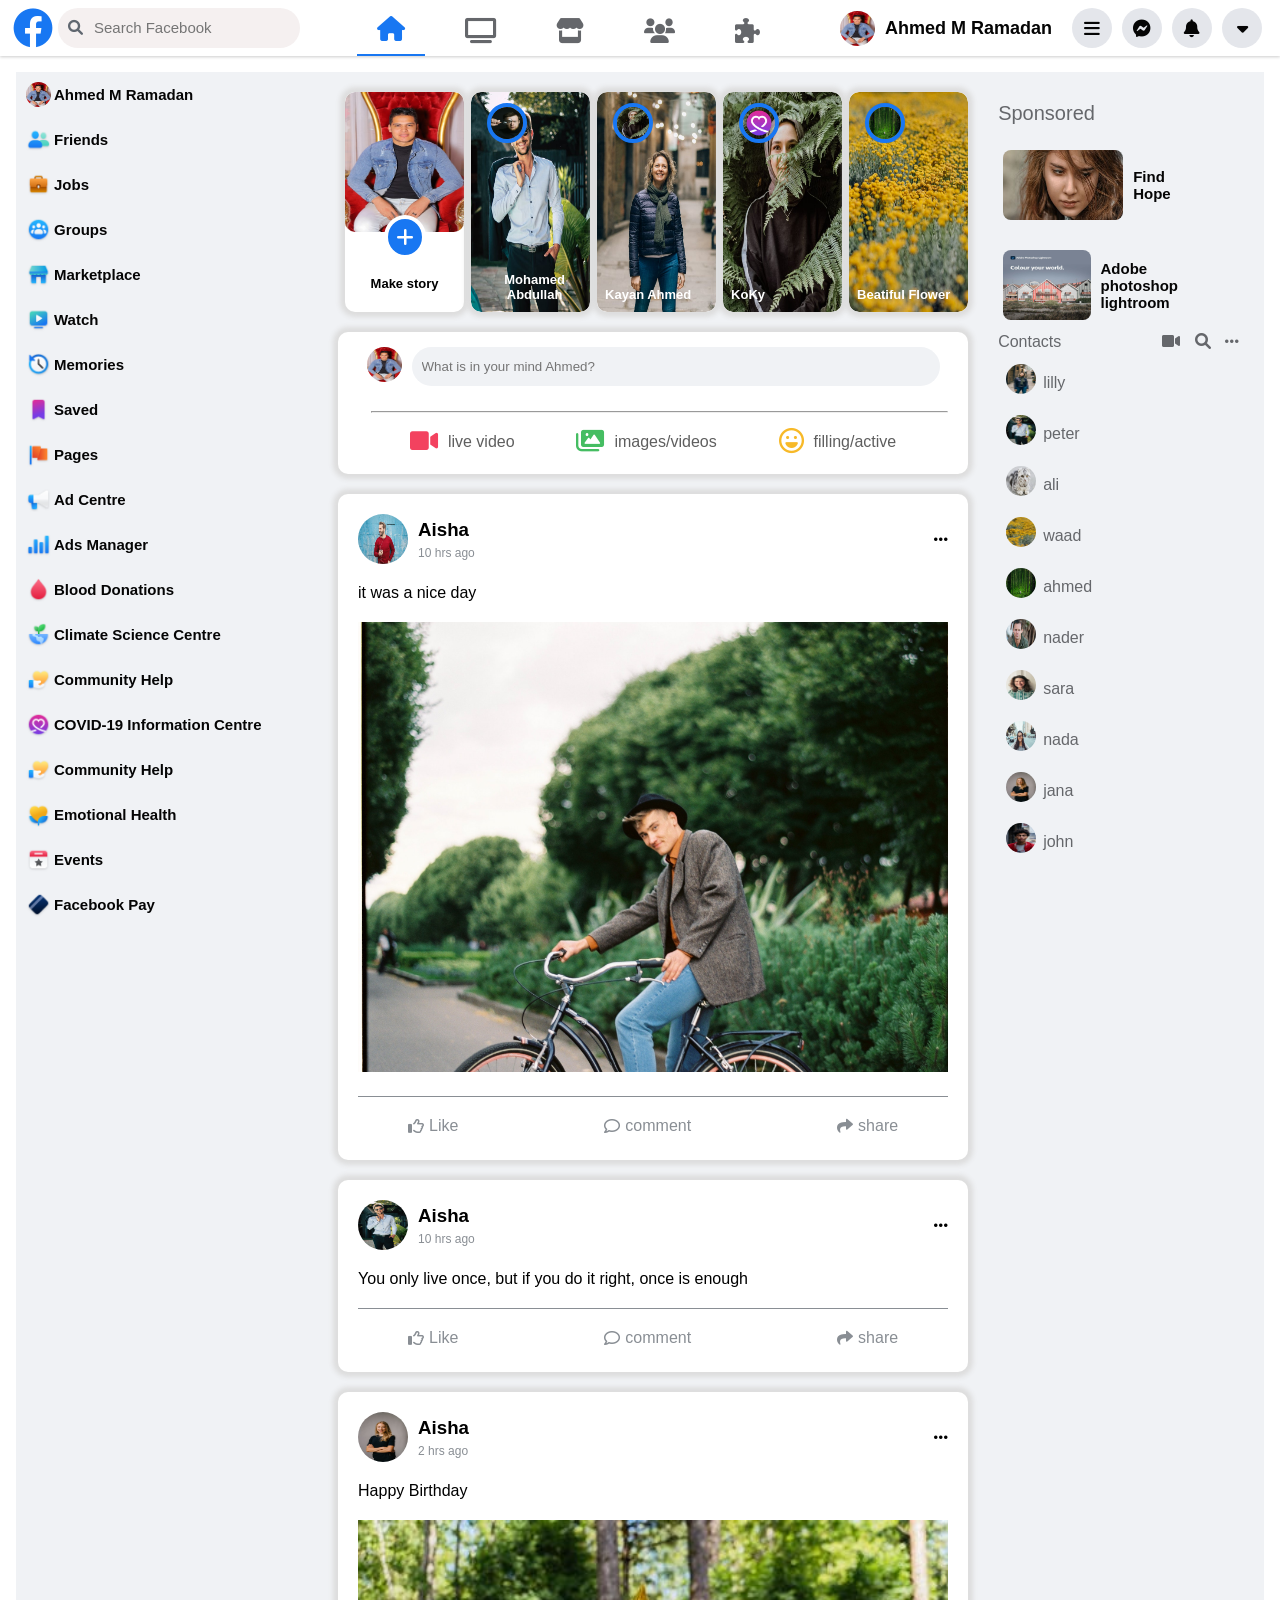
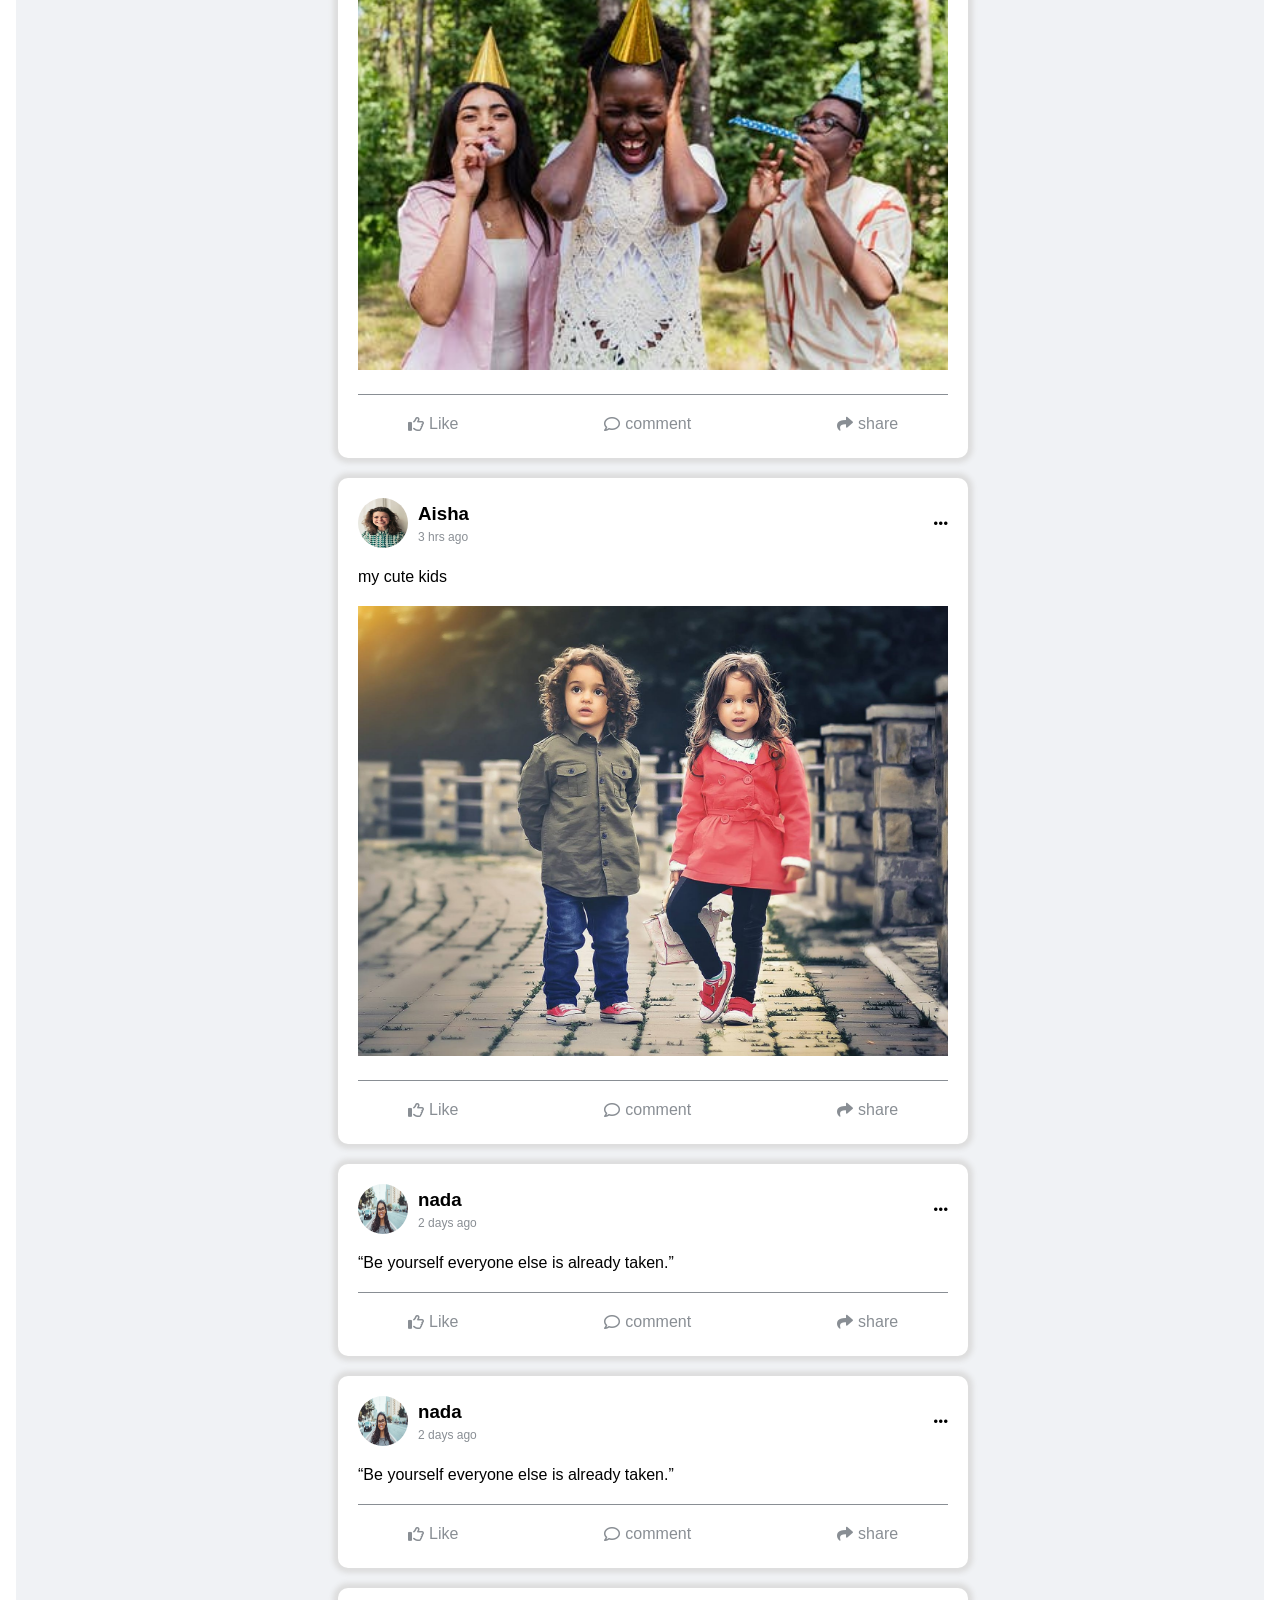
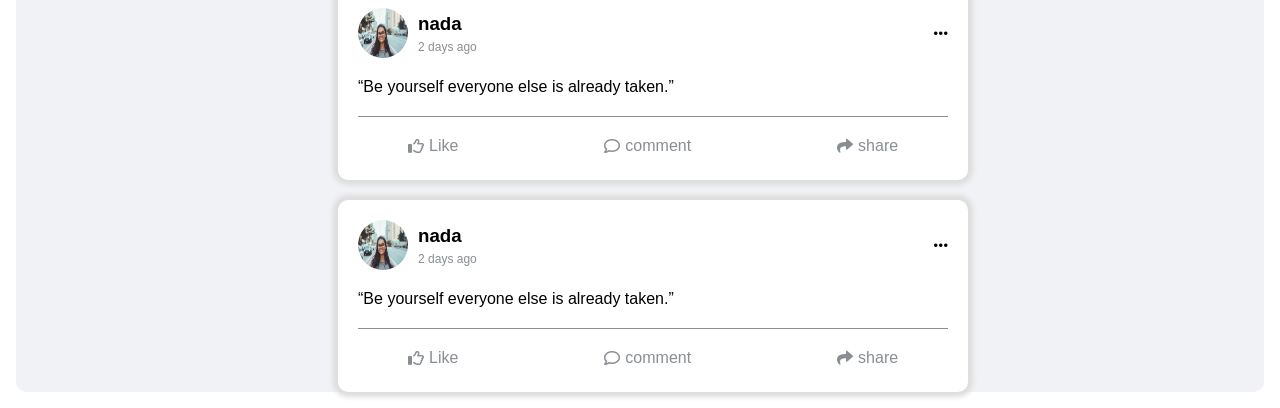
<file: index.html>
<!DOCTYPE html>
<html lang="en">
<head>
    <meta charset="UTF-8">
    <meta http-equiv="X-UA-Compatible" content="IE=edge">
    <meta name="viewport" content="width=device-width, initial-scale=1.0">
    <title>Facebook</title>
    <link rel="stylesheet" href="https://cdnjs.cloudflare.com/ajax/libs/font-awesome/6.0.0-beta2/css/all.min.css"
    integrity="sha512-YWzhKL2whUzgiheMoBFwW8CKV4qpHQAEuvilg9FAn5VJUDwKZZxkJNuGM4XkWuk94WCrrwslk8yWNGmY1EduTA=="
    crossorigin="anonymous" referrerpolicy="no-referrer" />

    <link rel="shortcut icon" href="images/facebook.png" >


    <link rel="stylesheet" href="style.css">
</head>
<body>

    <div id="mySidenav" class="sidenav">
        <a href="javascript:void(0)" class="closebtn" onclick="closeNav()">&times;</a>
        <a href="#">About</a>
        <a href="#">Services</a>
        <a href="#">Clients</a>
        <a href="#">Contact</a>
      </div>



    <nav>
        <div class="nav-left" >
            <i class="fab fa-facebook"></i>

            <div class="search">
                <input type="text" placeholder="Search Facebook">
                <i class="fas fa-search"></i>    
            </div>

        </div>

        <div class="nav-middle">
            <a href="#" class="active">
                <i class="fa fa-home"></i>
            </a>

            <a href="#">
                <i class="fas fa-tv"></i>
            </a>

            <a href="#">
                <i class="fas fa-store"></i>
            </a>

            <a href="#">
                <i class="fa fa-users"></i>
            </a>
            <a href="">
                <i class="fas fa-puzzle-piece"></i>
            </a>
        </div>

        <div class="nav-right">
            <div class="profile">
                <img src="images/me.jpeg" alt="user">
                <p>Ahmed M Ramadan</p>
            </div>
            <div class="ico">
            <a href="#">
                <i class="fas fa-bars" id="mySidebars" onclick="openNav()"></i>
            </a>
            <a href="#">
                <i class="fab fa-facebook-messenger"></i>
            </a>
            <a href="#">
                <i class="fa fa-bell"></i>
            </a>
            <a href="#">
                <i class="fas fa-caret-down"></i>
            </a>
        </div>
        </div>
    </nav>

    <div id="main" class="main">

    <section class="sec_All">
        <div class="left_side">
            <ul>
                <li class="me">
                    <img class="userImg" src="images/me.jpeg" alt="user">
                    <p>Ahmed M Ramadan</p>
                </li>
                
                <li>
                    <img src="images/-XF4FQcre_i.png" alt="Friends">
                    <p>Friends</p>
                </li>
                <li>
                    <img src="images/EWFR9xI64Mg.png" alt="Jobs">
                    <p>Jobs</p>
                </li>
                <li>
                    <img src="images/mk4dH3FK0jT.png" alt="Groups">
                    <p>Groups</p>
                </li>
                <li>
                    <img src="images/9BDqQflVfXI.png" alt="MarketPlace">
                    <p>Marketplace</p>
                </li>
                <li>
                    <img src="images/A1HlI2LVo58.png" alt="">
                    <p>Watch</p>
                </li>
                <li>
                    <img src="images/AYj2837MmgX.png" alt="user">
                    <p>Memories</p>
                </li>
                <li>
                    <img src="images/2uPlV4oORjU.png" alt="user">
                    <p>Saved</p>
                </li>
                <li>
                    <img src="images/i7hepQ2OeZg.png" alt="user">
                    <p>Pages</p>
                </li>
                <li>
                    <img src="images/_JPdPzLmp9j.png" alt="user">
                    <p>Ad Centre</p>
                </li>
                <li>
                    <img src="images/qR88GIDM38e.png" alt="user">
                    <p>Ads Manager</p>
                </li>
                <li>
                    <img src="images/K4SvMBrrneO.png" alt="user">
                    <p>Blood Donations</p>
                </li>
                <li>
                    <img src="images/tKwWVioirmj.png" alt="user">
                    <p>Climate Science Centre</p>
                </li>
                <li>
                    <img src="images/WreZVYrGEZH.png" alt="user">
                    <p>Community Help</p>
                </li>
                <li>
                    <img src="images/tInzwsw2pVX.png" alt="user">
                    <p>COVID-19 Information Centre</p>
                </li>

                <li>
                    <img src="images/WreZVYrGEZH.png" alt="user">
                    <p>Community Help</p>
                </li>
                <li>
                    <img src="images/c.png" alt="user">
                    <p>Emotional Health</p>
                </li>
                <li>
                    <img src="images/9-o1e6LN_TX.png" alt="user">
                    <p>Events</p>
                </li>
                <li>
                    <img src="images/xH4w-lk44we.png" alt="user">
                    <p>Facebook Pay</p>
                </li>
            </ul>
        </div>

        <div class="middle">
            <div class="container">
                <div class="firstleft  ">
                    <img class="firstimg" src="images/me.jpeg" alt="first">
                    <a href="#"><i class="fa-solid fa-plus icons"></i></a>
                    <p>Make story</p>
                </div>
                <div class="firstleft second2">
                    <a href="#"><img class="small" src="images/pexels-photo-9889915.jpeg" alt="second"></a>
                    <img class="firstimg second" src="images/beaty.jpeg" alt="second">
                    <p>Mohamed Abdullah</p>
                </div>

                <div class="firstleft second2">
                    <a href="#"><img class="small" src="images/pexels-photo-8120091.jpeg" alt="third"> </a>
                    <a href="#"><img class="firstimg second" src="images/pexels-photo-4939461.jpeg" alt="first"> </a>
                    <p>Kayan Ahmed</p>
                </div>
                <div class="firstleft second2 none1">
                    <a href="#"><img class="small" src="images/tInzwsw2pVX.png" alt="fourth"> </a>
                    <img class="firstimg second" src="images/pexels-photo-8120091.jpeg" alt="first">
                    <p>KoKy</p>
                </div>
                <div class="firstleft second2 none2">
                    <a href="#"><img class="small" src="images/pexels-photo.jpg" alt=""> </a>
                    <img class="firstimg second" src="images/pexels-photo-4691417.jpeg" alt="first">
                    <p>Beatiful Flower</p>
                </div>
            </div>



            <div class="mind">

                <div class="mind2">
                    <a href="#"> <img class="inmind" src="images/me.jpeg" alt="hob"></a>
                    <input type="text" placeholder="What is in your mind Ahmed?">
                </div>

                <hr>


                <div class="under">
                    <div class="firstu">
                        <a href="#"><i class="fas fa-video"></i></a>
                        <a href="#" class="caption">live video</a>
                    </div>
                    <div class="firstu">
                        <a href="#"><i class="fas fa-images"></i></a>
                        <a href="#" class="caption">images/videos</a>
                    </div>
                    <div class="firstu">
                        <a href="#"><i class="far fa-laugh"></i></a>
                        <a href="#" class="caption">filling/active</a>
                    </div>
                </div>



            </div>



            <div class="Fpost">
                <div class="postDetails">


                    <div class="postDetail">
                        <img src="images/pexels-photo-846741.jpeg" alt="">

                        <div>
                            <h3>Aisha</h3>
                            <p>10 hrs ago</p>
                        </div>

                    </div>

                    <i class="fas fa-ellipsis-h"></i>


                </div>


                <div class="thepost">
                    <p>it was a nice day</p>
                    <img src="images/pexels-yaroslava-borz-10013081.jpg" alt="">
                </div>




                <div class="reacts">
                    <div>
                        <i class="far fa-thumbs-up"></i>

                        <p>Like</p>
                    </div>
                    <div>
                        <i class="far fa-comment"></i>

                        <p>comment</p>
                    </div>
                    <div>
                        <i class="fas fa-share"></i>


                        <p>share</p>
                    </div>

                </div>













            </div>


            
            <div class="Fpost">
                <div class="postDetails">
                    <div class="postDetail">
                        <img src="images/pexels-photo-1043474.jpeg" alt="">
                        <div>
                            <h3>Aisha </h3>
                            <p>10 hrs ago</p>
                        </div>
                    </div>
                    <i class="fas fa-ellipsis-h"></i>
                </div>
                <div class="thepost">
                    <p>You only live once, but if you do it right, once is enough</p>
                </div>
                <div class="reacts">
                    <div>
                        <i class="far fa-thumbs-up"></i>

                        <p>Like</p>
                    </div>
                    <div>
                        <i class="far fa-comment"></i>

                        <p>comment</p>
                    </div>
                    <div>
                        <i class="fas fa-share"></i>


                        <p>share</p>
                    </div>

                </div>
            </div>



            <div class="Fpost">
                <div class="postDetails">
                    <div class="postDetail">
                        <img src="images/pexels-photo-1024311.jpeg" alt="">
                        <div>
                            <h3>Aisha </h3>
                            <p>2 hrs ago</p>
                        </div>
                    </div>
                    <i class="fas fa-ellipsis-h"></i>
                </div>
                <div class="thepost">
                    <p>Happy Birthday</p>
                    <img width="100px" src="images/pexels-photo-8910400.jpeg" alt="">
                </div>
                <div class="reacts">
                    <div>
                        <i class="far fa-thumbs-up"></i>

                        <p>Like</p>
                    </div>
                    <div>
                        <i class="far fa-comment"></i>

                        <p>comment</p>
                    </div>
                    <div>
                        <i class="fas fa-share"></i>


                        <p>share</p>
                    </div>

                </div>


            </div>
            <div class="Fpost">
                <div class="postDetails">
                    <div class="postDetail">
                        <img src="images/pexels-photo-774909.jpeg" alt="">
                        <div>
                            <h3>Aisha </h3>
                            <p>3 hrs ago</p>
                        </div>
                    </div>
                    <i class="fas fa-ellipsis-h"></i>
                </div>
                <div class="thepost">
                    <p>my cute kids</p>
                    <img width="100px" src="images/child-childrens-baby-children-s.jpg" alt="">
                </div>
                <div class="reacts">
                    <div>
                        <i class="far fa-thumbs-up"></i>

                        <p>Like</p>
                    </div>
                    <div>
                        <i class="far fa-comment"></i>

                        <p>comment</p>
                    </div>
                    <div>
                        <i class="fas fa-share"></i>


                        <p>share</p>
                    </div>

                </div>


            </div>
            <div class="Fpost">
                <div class="postDetails">
                    <div class="postDetail">
                        <img src="images/pexels-photo-1239291.jpeg" alt="">
                        <div>
                            <h3>nada </h3>
                            <p>2 days ago</p>
                        </div>
                    </div>
                    <i class="fas fa-ellipsis-h"></i>
                </div>
                <div class="thepost">
                    <p>“Be yourself everyone else is already taken.”</p>
                </div>
                <div class="reacts">
                    <div>
                        <i class="far fa-thumbs-up"></i>

                        <p>Like</p>
                    </div>
                    <div>
                        <i class="far fa-comment"></i>

                        <p>comment</p>
                    </div>
                    <div>
                        <i class="fas fa-share"></i>


                        <p>share</p>
                    </div>

                </div>
            </div>

            <div class="Fpost">
                <div class="postDetails">
                    <div class="postDetail">
                        <img src="images/pexels-photo-1239291.jpeg" alt="">
                        <div>
                            <h3>nada </h3>
                            <p>2 days ago</p>
                        </div>
                    </div>
                    <i class="fas fa-ellipsis-h"></i>
                </div>
                <div class="thepost">
                    <p>“Be yourself everyone else is already taken.”</p>
                </div>
                <div class="reacts">
                    <div>
                        <i class="far fa-thumbs-up"></i>

                        <p>Like</p>
                    </div>
                    <div>
                        <i class="far fa-comment"></i>

                        <p>comment</p>
                    </div>
                    <div>
                        <i class="fas fa-share"></i>


                        <p>share</p>
                    </div>

                </div>
            </div>

            <div class="Fpost">
                <div class="postDetails">
                    <div class="postDetail">
                        <img src="images/pexels-photo-1239291.jpeg" alt="">
                        <div>
                            <h3>nada </h3>
                            <p>2 days ago</p>
                        </div>
                    </div>
                    <i class="fas fa-ellipsis-h"></i>
                </div>
                <div class="thepost">
                    <p>“Be yourself everyone else is already taken.”</p>
                </div>
                <div class="reacts">
                    <div>
                        <i class="far fa-thumbs-up"></i>

                        <p>Like</p>
                    </div>
                    <div>
                        <i class="far fa-comment"></i>

                        <p>comment</p>
                    </div>
                    <div>
                        <i class="fas fa-share"></i>


                        <p>share</p>
                    </div>

                </div>
            </div>

            <div class="Fpost">
                <div class="postDetails">
                    <div class="postDetail">
                        <img src="images/pexels-photo-1239291.jpeg" alt="">
                        <div>
                            <h3>nada </h3>
                            <p>2 days ago</p>
                        </div>
                    </div>
                    <i class="fas fa-ellipsis-h"></i>
                </div>
                <div class="thepost">
                    <p>“Be yourself everyone else is already taken.”</p>
                </div>
                <div class="reacts">
                    <div>
                        <i class="far fa-thumbs-up"></i>

                        <p>Like</p>
                    </div>
                    <div>
                        <i class="far fa-comment"></i>

                        <p>comment</p>
                    </div>
                    <div>
                        <i class="fas fa-share"></i>


                        <p>share</p>
                    </div>

                </div>
            </div>






        </div>

        <div class="right_side">
            <div class="sponsored">
                <p>Sponsored</p>
                <div>
                    <img src="images/251050403_6248445298689_4362938409879778268_n.jpg" alt="">
                    <h3>Find Hope</h3>
                </div>
                <div>
                    <img src="images/236592212_23848122439070201_4651578862776998849_n.jpg" alt="">
                    <h3>Adobe photoshop <br>lightroom</h3>
                </div>
            </div>


            <div class="contacts">

                <div class="contact_icons">
                    <p>Contacts</p>

                    <div>
                        <i class="fas fa-video"></i>
                        <i class="fas fa-search"></i>
                        <i class="fas fa-ellipsis-h"></i>
                    </div>
                </div>


                
                <ul>
                    <li>
                        <img src="images/pexels-photo-4939461.jpeg" alt="">
                        <p>lilly </p>

                    </li>
                    <li>
                        <img src="images/pexels-photo-1043474.jpeg" alt="">
                        <p>peter</p>
                    </li>
                    <li>
                        <img src="images/pexels-photo-156934.jpeg" alt="">
                        <p>ali</p>
                    </li>
                    <li>
                        <img src="images/pexels-photo-4691417.jpeg" alt="">
                        <p>waad</p>
                    </li>
                    <li>
                        <img src="images/pexels-photo.jpg" alt="">
                        <p>ahmed</p>
                    </li>
                    <li>
                        <img src="images/pexels-photo-1300402.jpeg" alt="">
                        <p>nader</p>
                    </li>
                    <li>
                        <img src="images/pexels-photo-774909.jpeg" alt="">
                        <p>sara</p>
                    </li>
                    <li>
                        <img src="images/pexels-photo-1239291.jpeg" alt="">
                        <p>nada</p>
                    </li>
                    <li>
                        <img src="images/pexels-photo-1024311.jpeg" alt="">
                        <p>jana</p>
                    </li>
                    <li>
                        <img src="images/pexels-photo-1681010.jpeg" alt="">
                        <p>john</p>
                    </li>
                </ul>



            </div>




        </div>
    </section>

</div>






    <script src="main.js"></script>
</body>
</html>
</file>
<file: style.css>
*{
    margin:0;
    padding:0;
    box-sizing: border-box;
    font-family: sans-serif;
}
.body{
    width: 100%;
    height: 100vh;
    display: flex;
    justify-content: center;
    align-items: center;
    background-color: #f1f1f1;
}
.body .login .fandl,.date1,.allradio{
    display: flex;
    justify-content: space-around;
    width: 100%;
    padding: 5px;
}
.body .login .fandl input{
    width: 207px;
    height: 35px;
    margin: 8px 8px;
    padding: 12px;
    border-radius: 5px;
    -webkit-border-radius: 5px;
    -moz-border-radius: 5px;
    -ms-border-radius: 5px;
    -o-border-radius: 5px;
    border: 1px solid #65676b5c;
}
.body .login .put{
    width: 430px;
    height: 35px;
    margin: 8px 8px;
    padding: 12px;
    border-radius: 5px;
    -webkit-border-radius: 5px;
    -moz-border-radius: 5px;
    -ms-border-radius: 5px;
    -o-border-radius: 5px;
    border: 1px solid #65676b5c;
}
.body .login .da{
    
    display: flex;
    margin-left: 13px;
    margin-top: 8px;
}
.body .login .date1 select{
    width: 130px;
    height: 35px;
    margin: 8px 8px;
    padding: 10px;
    border-radius: 5px;
    -webkit-border-radius: 5px;
    -moz-border-radius: 5px;
    -ms-border-radius: 5px;
    -o-border-radius: 5px;
    border: 1px solid #65676b5c;
}
.body .login hr{
    color: #65676b5c;
}
.body .login .allradio .radio{
    width: 130px;
    height: 35px;
    margin: 8px 8px;
    padding: 10px;
    border-radius: 5px;
    -webkit-border-radius: 5px;
    -moz-border-radius: 5px;
    -ms-border-radius: 5px;
    -o-border-radius: 5px;
    border: 1px solid #65676b5c;
}
.body .login .not{
    padding: 12px;

}
.body .login .not h4{
    font-size: large;
    font-weight: 700;
}
.body .login .not p{
    font-size: small;
    font-weight: 400;
    color: rgb(119, 119, 119);
    margin-top: 10px;
}
.body .login .tap{
    text-align: start;
    font-size: 10.5px;
    padding: 10px;
    color: rgb(119, 119, 119);
}
.body .login .tap span{
    color: rgb(56, 125, 195);
    cursor: pointer;
}
.body .login fieldset .ero{
    
    text-align: start;
    font-size: 12px;
    border-radius: 5px;
    -webkit-border-radius: 5px;
    -moz-border-radius: 5px;
    -ms-border-radius: 5px;
    -o-border-radius: 5px;
    padding-left: 10px;
    width: 95%;
    margin: auto;
    color: rgba(184, 7, 7, 0.61);
}
.body .login fieldset{
    border-radius: 8px;
    border: none;
    box-shadow: 0px 1px 9px #ccc;
    background-color: white;
}
.body .login{
    width: 30%;
    
}
.body .login fieldset{
    width: 100%;
    height: 580px;
}
.body .login .new{
    width: 65%;
    height: 40px;
    border-radius: 8px;
    margin: 20px;
    border: none;
    background-color: #45bd62;
    color: #f1f1f1;
    font-size: 20px;
}
.body .login .new:hover{
    background-color: rgb(54, 164, 32);
    cursor: pointer;
}

.allform{
    display: flex;
    justify-content: center;
    align-items: center;
    height: 100vh;
    width: 100%;
    background-color: #f1f1f1;

}
.text{
    margin: 50px;
    font-size: 16px;
    display: flex;
    justify-content: flex-end;
    flex-direction: column;
    width: 30%;
}
.text h2{
    font-size: 55px;
    color: #1877F2;
    font-weight: bold;

}
.text p{
    font-size: 29px;
}
.form{
    height: 47%;
    width: 25%;
    text-align: center;
    border-radius: 8px;
}
.form fieldset{
    border-radius: 8px;
    border: none;
    box-shadow: 0px 1px 9px #ccc;
    background-color: white;
}
.form input{
    width: 92%;
    height: 50px;
    margin-bottom:15px ;
    border-radius: 8px;
    
    -webkit-border-radius: 8px;
    -moz-border-radius: 8px;
    -ms-border-radius: 8px;
    -o-border-radius: 8px;
    border: 1px solid #65676b5c;
    padding-left: 10px;
}
.form div{
    width: 94%;
    border-bottom: 1px solid #65676b5c;
    margin: auto;
    height: 40px;
}
.form div a{
    text-decoration: none;
    color: #1877F2;
}
.form .log{
    background-color: #1877f2;
    color: #f1f1f1;
    font-weight: 700;
    font-size: large;
    border: none;
}
.form .log:hover{
    background-color: rgb(22, 111, 229);
}

.form button{
    width: 55%;
    height: 50px;
    border-radius: 8px;
    margin: 25px;
    border: none;
    background-color: #45bd62;
    color: #f1f1f1;
    font-weight: bold;
    font-size: large;
}
.form button:hover{
    background-color: rgb(54, 164, 32);
}
/* ************************************************* */
/* *************************************************** */
.sidenav {
    height: 100%;
    width: 0;
    position: fixed;
    z-index: 1;
    top: 70px;
    right: 0;
    background-color: #111;
    overflow-x: hidden;
    transition: 0.5s;
    padding-top: 60px;
  }
  
  .sidenav a {
    padding: 8px 8px 8px 32px;
    text-decoration: none;
    font-size: 25px;
    color: #818181;
    display: block;
    transition: 0.3s;
   
  }
  
  .sidenav a:hover {
    color: #f1f1f1;
  }
  
  .sidenav .closebtn {
    position: absolute;
    top: 0;
    left: 8px;
    font-size: 36px;
    margin-right: 50px;
  }
  
  #main {
    transition: margin-left .5s;
    padding: 16px;
}



nav {
    display: flex;
    justify-content: space-between;
    background-color: white;
    height:56px;
    width:100%;
    box-shadow: 0px 1px 3px #ccc;
    padding: 8px 13px 0px 13px;
    position: sticky;
    top: 0;
    z-index: 3;
}

.nav-left {
    display: flex;
}

.nav-left .fa-facebook{
    color: #1877f2;
    font-size: 40px;
}

.search{
    position: relative;
}

.search .fa-search{
    color: #606770;
    position: absolute;
    font-size: 15px;
    left: 15px;
    top: 12px;
}

.search input  {
    border: none;
    margin-left: 5px;
    background-color: #f5f0f0;
    border-radius: 50px;
    padding:7px 16px 9px 36px;
    color: #606770;
    font-size: 15px;
    height: 40px;
}

.nav-left input:focus {
    outline: none;
}

/* nav middle */

.nav-middle{
    display: flex;
    align-items: flex-end;
}

.nav-middle a {
    text-decoration: none;
    color: #65676b;
    font-size: 25px;
    padding:10px 20px;
    margin:0px 10px;
    border-radius: 8px;
}

.nav-middle a:hover {
    background-color: rgba(0, 0, 0,0.05);

}


.nav-middle .active{
    color: #1877f2;
    border-radius: 0px;
    border-bottom: 2px solid #1877f2;
}
.nav-middle .active:hover {
    background-color: white;

}



.nav-right{
    display: flex;
    align-items: center;
    padding-bottom: 8px;

}

.nav-right .profile{
    display: flex;
    align-items: center;
    margin-right: 5px;
    padding: 2px 10px 2px 2px;
    border-radius: 8px;
}


.profile img {
    width: 35px;
    height: 35px;
    border-radius: 50%;
}

.nav-right .profile p{
    color:#050505 ; 
    font-size: 18px;
    font-weight: bold;
    margin-left: 10px;
}
.nav-right .ico{
    display: flex;
}

.nav-right  a {
    text-decoration: none;
    color: #050505;
    background-color: #e4e6eb;
    border-radius: 50%;
    font-size:18px;
    margin: 5px;
    display: flex;
    justify-content: center;
    align-items: center;
    width: 40px;
    height: 40px;
}


.sec_All {
    display: flex;
    justify-content: space-between;
    background-color: #f0f2f5;
    border-radius: 10px;
    -webkit-border-radius: 10px;
    -moz-border-radius: 10px;
    -ms-border-radius: 10px;
    -o-border-radius: 10px;
}

.left_side {
    background-color: #f0f2f5;
    height: 100vh;
    overflow: hidden;
    position: sticky;
    left: 0;
    top: 56px;
    width: 330px;
}


.left_side:hover {
    overflow: scroll;

}

.left_side li {
    display: flex;
    align-items: center;
    padding:10px 10px 10px;
    border-radius: 8px;
}
.left_side li:hover{
    background-color: rgba(0, 0, 0,0.05);
}
.left_side img{
    width:25px;
    height: 25px;
}

.left_side p{
    color:#050505; 
    font-size: 15px;
    font-weight: bold;
    margin-left: 3px;
}

.userImg{
    border-radius: 50%;
    
}

.right_side{
    background-color:#f0f2f5;
    height: 100vh;
    overflow-y: hidden;
    position: sticky;
    right: 0;
    top: 56px;
    padding:20px;
    width: 300px;
}
.right_side:hover {
    overflow-y: scroll;

}

.sponsored p{
    color: #65676b;
    font-size: 20px;
    margin-top: 10px;

}

.sponsored div {
    display: flex;
    align-items: center;
    margin-top: 20px;
    color: #050505;
    border-radius: 8px;
    padding: 5px 50px 5px 5px;
}

.sponsored img{
    border-radius: 8px;
    width: 120px;
    height: 70px;
}
.sponsored h3{
    margin-left: 10px;
    font-size: 15px;
}


.contact_icons {
    display: flex;
    justify-content: space-between;
    align-items: flex-end;
}

.contacts p{
    color: #65676b;
    font-size: 16px;
    margin-top: 8px;
}

.contact_icons i{
    color: #65676b;
    margin: 0px 5px;
}


.contacts li{
    margin-top: 5px;
    display: flex;
    align-items: center;
    padding: 8px;
    border-radius: 8px;
}


.contacts img{
    height: 30px;
    width: 30px;
    border-radius: 50%;
}

.contacts li p{
    margin-left: 7px;
}

.contacts li:hover{
    background-color: rgba(0, 0, 0,0.05);
}

.middle {
    padding: 0 10px;
    width: 55%;
   
}


.container
{
    display: flex;
    justify-content: space-between;
    margin-top: 20px;
}

.firstleft
{
    width: 100%;
    height: 220px;
    background-color: white;
    overflow:hidden;
    margin-left: 7px;
    border-radius: 10px;
    box-shadow: 0 0 5px 5px #ddd;
    position:relative;

}

.firstleft .icons
{
    font-size: 20px;
    color:white;
    position: absolute;
    top: 66%;
    left: 50%;
    transform: translate(-50%, -50%);
    background-color: #1877F2;
    padding:8px;
    border-radius: 50%;
    object-fit: cover;
    border:solid 4px  white;
}
.firstleft p
{
    font-weight: bold;
    text-align: center;
    margin-top: 40px;
    font-size: 13px;
    color:black;
}
.firstleft .firstimg
{
    width:100%;
    height:140px;
    border-radius: 10px;
    position: relative;
    /* transition:all ease-in-out 1s; */

}



.second2 
{
    position:relative;
}
.second2 .small
{
    position:absolute;
    top: 11px;
    left: 16px;
    width:40px;
    height:40px;
    border-radius: 50%;
    z-index: 2;
    border: solid 4px #1877F2;
}
.second2 .second
{
    height: 100%;
}


.second2 p
{
    color:white;
    position: absolute;
    bottom:10px;
    left:8px;
} 

.mind
{
    background:white;
    border-radius: 10px;
    box-shadow: 0 0 5px 5px #ddd;
    margin: 20px 0px;
    padding: 5px;
}

.mind2 {
    display: flex;
    justify-content: center;
    padding: 10px;
}

.mind .inmind
{
    border-radius: 50%;
    width:35px;
    height:35px;
    margin-right: 10px;
}

.mind hr
{
    margin-top: 15px;
    margin-left: 28px;
    width:93%;
    background-color:rgb(190, 189, 189);
}

.mind input {
    outline: none;
    width: 88%;
    border: none;
    border-radius: 50px;
    background:#f0f2f5;
    padding:10px;

}
.mind input:hover
{
    background-color: rgba(0, 0, 0,0.1);
}

.under {
    display: flex;
    justify-content: space-evenly;
    margin: 10px;
}


.fa-video{
    color: #f3425f;
}
.fa-images{
    color: #45bd62;
}
.fa-laugh{
    color: #f7b928;
}
.under i
{
    font-size:25px;
}

.under .firstu
{
    display:flex;
    padding: 5px;
}

.under .firstu:hover
{
    background-color: rgba(0, 0, 0,0.05);
    border-radius: 10px;
}

.under .firstu .caption
{
    margin:5px 0 0 10px;
    color:rgb(94 94 94);
    text-decoration: none;
}



.Fpost{
    background-color: white;
    padding:20px 20px 5px 20px;
    border-radius: 10px;
    box-shadow: 0 0 5px 5px #ddd;
    margin-top: 20px;
}

.postDetails {
    display: flex;
    justify-content: space-between;
    align-items: center;
}
.postDetail {
    display: flex;
    justify-content: space-between;
    align-items: center;
}

.postDetail img{
    width: 50px;
    height: 50px;
    border-radius: 50%;
    margin-right: 10px;
}

.postDetail  p{
    color: #898e94;
    font-size: 12px;
    margin-top: 5px;
}
.thepost p{
    margin: 20px 0px;
}

.thepost img{
    width: 100%;
    height: 450px;
    object-fit: cover;
}

.reacts{
    padding: 20px 50px 0;
    border-top: 1px solid #898e94;
    margin: 20px 0;
    display: flex;
    align-items: center;
    justify-content: space-between;
    color: #898e94;
    
}

.reacts i{
    color: #898e94;
    margin-right: 5px;
}

.reacts div{
    display: flex;
    align-items: center;
}


/* Styles for screens with width less than or equal to 320px */
@media only screen and (max-width: 320px) {
    .body{
        width: 100%;
        height: 70vh;
        background-color: #f1f1f1;
        
    }
    .body .login fieldset{
        border-radius: 8px;
        width: 100%;
        border: none;
        box-shadow: 0px 1px 9px #ccc;
        background-color: white;
    }
    .body .login{
        width: 90%;
        display: flex;
        margin: auto;
    }
    .body .login fieldset{
        margin: auto;
        height: 350px;
    }
    .body .login .fandl,.date1,.allradio{
        width: 100%;
    }
    .body .login .fandl input{
        width: 120px;
        height: 15px;
        margin: 3px 3px;
        padding: 8px;
        border-radius: 3px;
        -webkit-border-radius: 3px;
        -moz-border-radius: 3px;
        -ms-border-radius: 3px;
        -o-border-radius: 3px;
        border: 1px solid #65676b5c;
        font-size: 10px;
        
}
    .body .login .put{
        width: 250px;
        height: 15px;
        margin: 5px 3px;
        padding: 8px;
        border-radius: 3px;
        -webkit-border-radius: 3px;
        -moz-border-radius: 3px;
        -ms-border-radius: 3px;
        -o-border-radius: 3px;
        border: 1px solid #65676b5c;
        font-size: 10px;
    }
    .body .login .da{
        
        display: flex;
        margin-left: 9px;
        margin-top: 3px;
        font-size: 7px;
    }
    .body .login .date1 select{
        width: 75px;
        height: 20px;
        font-size: 10px;
        margin: 3px 3px;
        padding: 1px;
        border-radius: 3px;
        -webkit-border-radius: 3px;
        -moz-border-radius: 3px;
        -ms-border-radius: 3px;
        -o-border-radius: 3px;
        border: 1px solid #65676b5c;
        
        
    }
    .body .login hr{
        color: #65676b5c;
    }
    .body .login .allradio .radio{
        width: 70px;
        height: 10px;
        display: flex;
        align-items: center;
        justify-content: center;
        justify-content: space-between;
        border-radius: 3px;
        -webkit-border-radius: 3px;
        -moz-border-radius: 3px;
        -ms-border-radius: 3px;
        -o-border-radius: 3px;
        border: 1px solid #65676b5c;
    }
    .body .login .allradio .radio input{
        width: 15%;
        text-align: center;
        
    }
    .body .login .not{
        padding: 8px;
    
    }
    .body .login .not h4{
        font-size: small;
        font-weight: 700;
    }
    .body .login .not p{
        font-size: 10px;
        font-weight: 200;
        color: rgb(119, 119, 119);
        margin-top: 5px;
    }
    .body .login .tap{
        text-align: start;
        font-size: 7px;
        padding: 5px;
        color: rgb(119, 119, 119);
    }
    .body .login .tap span{
        color: rgb(56, 125, 195);
        cursor: pointer;
    }
    .body .login fieldset .ero{
        text-align: start;
        font-size: 7px;
        border-radius: 3px;
        -webkit-border-radius: 3px;
        -moz-border-radius: 3px;
        -ms-border-radius: 3px;
        -o-border-radius: 3px;
        padding-left: 5px;
        width: 100%;
        margin: auto;
        color: rgba(184, 7, 7, 0.61);
}
label{
    font-size: 10px;
    
}
 
    .body .login .new{
        width: 45%;
        height: 20px;
        border-radius: 3px;
        margin: 10px;
        padding: 5px;
        border: none;
        background-color: #45bd62;
        color: #f1f1f1;
        font-size: 8px;
        -webkit-border-radius: 3px;
        -moz-border-radius: 3px;
        -ms-border-radius: 3px;
        -o-border-radius: 3px;
}
    .body .login .new:hover{
        background-color: rgb(54, 164, 32);
        cursor: pointer;
    }
    /* ********************************************************* */
    /* ********************************************************* */
    .allform{
        flex-direction: column-reverse;
        display: flex;
        justify-content: center;
        
        align-items: center;
        height: 100vh;
        width: 100%;
        background-color: #f1f1f1;
    
    }
    .text{
        margin: 10px;
        font-size: 7px;
        display: flex;
        justify-content: center;
        align-items: center;
        flex-direction: column;
        width: 90%;
    }
    .text h2{
        font-size: 38px;
        color: #1877F2;
        font-weight: bold;
    
    }
    .text p{
        font-size: 18px;
    }
    .form{
        height: 40%;
        width: 90%;
        text-align: center;
        border-radius: 8px;
    }
    .form fieldset{
        border-radius: 8px;
        border: none;
        box-shadow: 0px 1px 9px #ccc;
        background-color: white;
    }
    .form input{
        width: 92%;
        height: 35px;
        margin-bottom:20px ;
        border-radius: 8px;
        
        -webkit-border-radius: 8px;
        -moz-border-radius: 8px;
        -ms-border-radius: 8px;
        -o-border-radius: 8px;
        border: 1px solid #65676b5c;
        padding-left: 10px;
    }
    .form div{
        width: 90%;
        border-bottom: 1px solid #65676b5c;
        margin: auto;
        height: 30px;
    }
    .form div a{
        text-decoration: none;
        color: #1877F2;
    }
    .form .log{
        background-color: #1877f2;
        color: #f1f1f1;
        font-weight: 600;
        font-size: large;
        border: none;
    }
    .form .log:hover{
        background-color: rgb(22, 111, 229);
    }
    
    .form button{
        width: 85%;
        height: 35px;
        border-radius: 8px;
        margin: 25px auto;
        border: none;
        background-color: #45bd62;
        color: #f1f1f1;
        font-weight: 600;
        font-size: large;
    }
    .form button:hover{
        background-color: rgb(54, 164, 32);
    }
    /* ************************************************* */
/* *************************************************** */
.sidenav {
    height: 100%;
    width: 0;
    position: fixed;
    z-index: 1;
    top: 70px;
    right: 0;
    background-color: #111;
    overflow-x: hidden;
    transition: 0.5s;
    padding-top: 60px;
  }
  
  .sidenav a {
    padding: 8px 8px 8px 32px;
    text-decoration: none;
    font-size: 25px;
    color: #818181;
    display: block;
    transition: 0.3s;
   
  }
  
  .sidenav a:hover {
    color: #f1f1f1;
  }
  
  .sidenav .closebtn {
    position: absolute;
    top: 0;
    left: 8px;
    font-size: 36px;
    margin-right: 50px;
  }
  
  #main {
    transition: margin-left .5s;
    padding: 16px;
}



nav {
    display: flex;
    justify-content: space-between;
    background-color: white;
    height:96px;
    width:100%;
    box-shadow: 0px 1px 3px #ccc;
    padding: 8px 13px 0px 13px;
    position: sticky;
    top: 0;
    z-index: 3;
    flex-direction: column-reverse;
}

.nav-left {
    display: none;
    width: 100%;
    margin-bottom: 10px;
    
}

.nav-left .fa-facebook{
    color: #1877f2;
    font-size: 23px;

}

.search{
    position: relative;
}

.search .fa-search{
    color: #606770;
    position: absolute;
    font-size: 9px;
    left: 20px;
    top: 8px;
}

.search input  {
    border: none;
    margin-left: 10px;
    background-color: #f5f0f0;
    border-radius: 50px;
    padding:7px 10px 9px 28px;
    color: #606770;
    font-size: 10px;
    height: 20px;
    width: 100%;
    
}

.nav-left input:focus {
    outline: none;
}

/* nav middle */

.nav-middle{
    display: flex;
    align-items: flex-start;
}

.nav-middle a {
    text-decoration: none;
    color: #65676b;
    font-size: 15px;
    padding:10px 5px;
    margin:6px ;
    border-radius: 8px;
    width: 100%;
    text-align: center;
}

.nav-middle a:hover {
    background-color: rgba(0, 0, 0,0.05);

}


.nav-middle .active{
    color: #1877f2;
    border-radius: 0px;
    border-bottom: 2px solid #1877f2;
}
.nav-middle .active:hover {
    background-color: white;

}



.nav-right{
    display: flex;
    align-items: center;
    padding-bottom: 5px;
    width: 100%;
    justify-content: space-between;

}

.nav-right .profile{
    display: flex;
    align-items: center;
    margin-right: 5px;
    padding: 2px 8px 2px 2px;
    border-radius: 8px;
}


.profile img {
    width: 25px;
    height: 25px;
    border-radius: 50%;
}

.nav-right .profile p{
    color:#050505 ; 
    font-size: 9px;
    font-weight: bold;
    margin-left: 5px;
}


.nav-right  a {
    text-decoration: none;
    color: #050505;
    background-color: #e4e6eb;
    border-radius: 50%;
    font-size:9px;
    margin: 5px;
    display: flex;
    justify-content: center;
    align-items: center;
    width: 20px;
    height: 20px;
}


.sec_All {
    display: flex;
    justify-content: space-between;
    background-color: #f0f2f5;

}

.left_side {
    display: none;
}


.userImg{
    border-radius: 50%;
    
}

.right_side{
display: none; }


.middle {
    padding: 0 10px;
    width: 100%;
   
}


.container
{
    display: flex;
    justify-content: space-between;
    margin-top: 10px;
    
}

.firstleft
{
    width: 100%;
    height: 130px;
    background-color: white;
    overflow:hidden;
    margin-left: 5px;
    border-radius: 8px;
    box-shadow: 0 0 5px 5px #ddd;
    position:relative;
    -webkit-border-radius: 8px;
    -moz-border-radius: 8px;
    -ms-border-radius: 8px;
    -o-border-radius: 8px;
}

.firstleft .icons
{
    font-size: 8px;
    color:white;
    position: absolute;
    top: 70%;
    left: 50%;
    transform: translate(-50%, -50%);
    background-color: #1877F2;
    padding:5px;
    border-radius: 50%;
    object-fit: cover;
    border:solid 3px  white;
}
.firstleft p
{
    font-weight: bold;
    text-align: center;
    margin-top: 10px;
    font-size: 10px;
    color:black;
}
.firstleft .firstimg
{
    width:100%;
    height:90px;
    border-radius: 10px;
    position: relative;
    /* transition:all ease-in-out 1s; */

}

.none1,.none2{
    display: none;
}

.second2 
{
    position:relative;
}
.second2 .small
{
    position:absolute;
    top: 4px;
    left: 4px;
    width:20px;
    height:20px;
    border-radius: 50%;
    z-index: 2;
    border: solid 3px #1877F2;
}
.second2 .second
{
    height: 100%;
}


.second2 p
{
    color:white;
    position: absolute;
    bottom:10px;
    left:8px;
} 

.mind
{
    background:white;
    border-radius: 10px;
    box-shadow: 0 0 5px 5px #ddd;
    margin: 20px 0px;
    padding: 5px;
}

.mind2 {
    display: flex;
    justify-content: center;
    padding-top: 10px;
    align-items: center;
}

.mind .inmind
{
    border-radius: 50%;
    width:20px;
    height:20px;
    
}

.mind hr
{
    margin: 15px auto;
    
    width:95%;
    background-color:rgb(190, 189, 189);
}

.mind input {
    outline: none;
    width: 80%;
    height: 30px;
    border: none;
    border-radius: 50px;
    background:#f0f2f5;
    padding:10px;
    font-size: 10px;
    

}
.mind input:hover
{
    background-color: rgba(0, 0, 0,0.1);
}

.under {
    display: flex;
    justify-content: space-evenly;
    margin: 10px;
    font-size: 7px;
    align-items: center;
}

.under i
{
    font-size:15px;
}

.under .firstu
{
    display:flex;
    padding: 3px;
}

.under .firstu:hover
{
    background-color: rgba(0, 0, 0,0.05);
    border-radius: 10px;
}

.under .firstu .caption
{
    margin:5px 0 0 10px;
    color:rgb(94 94 94);
    text-decoration: none;
}



.Fpost{
    background-color: white;
    padding:10px 10px 5px 10px;
    border-radius: 10px;
    box-shadow: 0 0 5px 5px #ddd;
    margin-top: 20px;
}


.postDetail img{
    width: 20px;
    height: 20px;
    border-radius: 50%;
    margin-right: 10px;
}

.postDetail  p{
    color: #898e94;
    font-size: 7px;
    margin-top: 3px;
}
.postDetail h3{
    font-size: 9px;
}
.postDetail i{
    font-size: 5px;
}
.thepost p{
    margin: 20px 0px;
    font-size: 10px;
}

.thepost img{
    width: 100%;
    height: 180px;
    object-fit: cover;
}

.reacts{
    padding: 20px 10px 0;
    border-top: 1px solid #898e94;
    margin: 20px 0;
    display: flex;
    align-items: center;
    justify-content: space-between;
    color: #898e94;
    font-size: 12px;
    
}

}
  
  
  /* Styles for screens with width between 321px and 480px */
  @media only screen and (min-width: 321px) and (max-width: 480px) {
    .body{
        width: 100%;
        height: 85vh;
        background-color: #f1f1f1;
        
    }
    .body .login fieldset{
        border-radius: 8px;
        width: 100%;
        border: none;
        box-shadow: 0px 1px 9px #ccc;
        background-color: white;
    }
    .body .login{
        width: 100%;
        display: flex;
        margin: auto;
    }
    .body .login fieldset{
        margin: auto;
        height: 420px;
    }
    .body .login .fandl,.date1,.allradio{
        width: 100%;
    }
    .body .login .fandl input{
        width: 140px;
        height: 20px;
        margin: 5px 5px;
        padding: 10px;
        border-radius: 4px;
        -webkit-border-radius: 4px;
        -moz-border-radius: 4px;
        -ms-border-radius: 4px;
        -o-border-radius: 4px;
        border: 1px solid #65676b5c;
}
    .body .login .put{
        width: 290px;
        height: 20px;
        margin: 5px 5px;
        padding: 10px;
        border-radius: 4px;
        -webkit-border-radius: 4px;
        -moz-border-radius: 4px;
        -ms-border-radius: 4px;
        -o-border-radius: 4px;
        border: 1px solid #65676b5c;
        
    }
    .body .login .da{
        
        display: flex;
        margin-left: 11px;
        margin-top: 5px;
        font-size: 10px;
    }
    .body .login .date1 select{
        width: 85px;
        height: 25px;
        margin: 5px 5px;
        padding: 1px;
        border-radius: 4px;
        -webkit-border-radius: 4px;
        -moz-border-radius: 4px;
        -ms-border-radius: 4px;
        -o-border-radius: 4px;
        border: 1px solid #65676b5c;
        
        
    }
    .body .login hr{
        color: #65676b5c;
    }
    .body .login .allradio .radio{
        width: 85px;
        height: 15px;
        display: flex;
        align-items: center;
        justify-content: center;
        justify-content: space-between;
        border-radius: 4px;
        -webkit-border-radius: 4px;
        -moz-border-radius: 4px;
        -ms-border-radius: 4px;
        -o-border-radius: 4px;
        border: 1px solid #65676b5c;
}
    .body .login .allradio .radio input{
        width: 18%;
        text-align: center;
        
    }
    .body .login .not{
        padding: 10px;
    
    }
    .body .login .not h4{
        font-size: 18px;
        font-weight: 600;
    }
    .body .login .not p{
        font-size: 15px;
        font-weight: 300;
        color: rgb(119, 119, 119);
        margin-top: 5px;
    }
    .body .login .tap{
        text-align: start;
        font-size: 8px;
        padding: 5px;
        color: rgb(119, 119, 119);
    }
    .body .login .tap span{
        color: rgb(56, 125, 195);
        cursor: pointer;
    }
    .body .login fieldset .ero{
        text-align: start;
        font-size: 9px;
        border-radius: 3px;
        -webkit-border-radius: 3px;
        -moz-border-radius: 3px;
        -ms-border-radius: 3px;
        -o-border-radius: 3px;
        
        width: 100%;
        margin: auto;
        color: rgba(184, 7, 7, 0.61);
}
label{
    font-size: 10px;
    
}
 
    .body .login .new{
        width: 55%;
        height: 25px;
        border-radius: 3px;
        margin: 10px;
        padding: 5px;
        border: none;
        background-color: #45bd62;
        color: #f1f1f1;
        font-size: 10px;
        -webkit-border-radius: 3px;
        -moz-border-radius: 3px;
        -ms-border-radius: 3px;
        -o-border-radius: 3px;
}
    .body .login .new:hover{
        background-color: rgb(54, 164, 32);
        cursor: pointer;
    }
        /* ********************************************************* */
    /* ********************************************************* */
    .allform{
        flex-direction: column-reverse;
        display: flex;
        justify-content: center;
        
        align-items: center;
        height: 100vh;
        width: 100%;
        background-color: #f1f1f1;
    
    }
    .text{
        margin: 10px;
        font-size: 10px;
        display: flex;
        justify-content: center;
        align-items: center;
        flex-direction: column;
        width: 80%;
    }
    .text h2{
        font-size: 48px;
        color: #1877F2;
        font-weight: bold;
    
    }
    .text p{
        font-size: 20px;
    }
    .form{
        height: 50%;
        width: 80%;
        text-align: center;
        border-radius: 8px;
    }
    .form fieldset{
        border-radius: 8px;
        border: none;
        box-shadow: 0px 1px 9px #ccc;
        background-color: white;
    }
    .form input{
        width: 90%;
        height: 35px;
        margin-bottom:20px ;
        border-radius: 8px;
        
        -webkit-border-radius: 8px;
        -moz-border-radius: 8px;
        -ms-border-radius: 8px;
        -o-border-radius: 8px;
        border: 1px solid #65676b5c;
        padding-left: 10px;
    }
    .form div{
        width: 90%;
        border-bottom: 1px solid #65676b5c;
        margin: auto;
        height: 30px;
    }
    .form div a{
        text-decoration: none;
        color: #1877F2;
    }
    .form .log{
        background-color: #1877f2;
        color: #f1f1f1;
        font-weight: 600;
        font-size: large;
        border: none;
    }
    .form .log:hover{
        background-color: rgb(22, 111, 229);
    }
    
    .form button{
        width: 85%;
        height: 35px;
        border-radius: 8px;
        margin: 25px auto;
        border: none;
        background-color: #45bd62;
        color: #f1f1f1;
        font-weight: 600;
        font-size: large;
    }
    .form button:hover{
        background-color: rgb(54, 164, 32);
    }
    /* ************************************************* */
/* *************************************************** */
.sidenav {
    height: 100%;
    width: 0;
    position: fixed;
    z-index: 1;
    top: 70px;
    right: 0;
    background-color: #111;
    overflow-x: hidden;
    transition: 0.5s;
    padding-top: 60px;
  }
  
  .sidenav a {
    padding: 8px 8px 8px 32px;
    text-decoration: none;
    font-size: 25px;
    color: #818181;
    display: block;
    transition: 0.3s;
   
  }
  
  .sidenav a:hover {
    color: #f1f1f1;
  }
  
  .sidenav .closebtn {
    position: absolute;
    top: 0;
    left: 8px;
    font-size: 36px;
    margin-right: 50px;
  }
  
  #main {
    transition: margin-left .5s;
    padding: 16px;
}



nav {
    display: flex;
    justify-content: space-between;
    background-color: white;
    height:96px;
    width:100%;
    box-shadow: 0px 1px 3px #ccc;
    padding: 8px 13px 0px 13px;
    position: sticky;
    top: 0;
    z-index: 3;
    flex-direction: column-reverse;
}

.nav-left {
    display: none;
    width: 100%;
    margin-bottom: 10px;
    
}

.nav-left .fa-facebook{
    color: #1877f2;
    font-size: 23px;

}

.search{
    position: relative;
}

.search .fa-search{
    color: #606770;
    position: absolute;
    font-size: 9px;
    left: 20px;
    top: 8px;
}

.search input  {
    border: none;
    margin-left: 10px;
    background-color: #f5f0f0;
    border-radius: 50px;
    padding:7px 10px 9px 28px;
    color: #606770;
    font-size: 10px;
    height: 20px;
    width: 100%;
    
}

.nav-left input:focus {
    outline: none;
}

/* nav middle */

.nav-middle{
    display: flex;
    align-items: flex-start;
}

.nav-middle a {
    text-decoration: none;
    color: #65676b;
    font-size: 15px;
    padding:10px 5px;
    margin:6px ;
    border-radius: 8px;
    width: 90%;
    text-align: center;
}

.nav-middle a:hover {
    background-color: rgba(0, 0, 0,0.05);

}


.nav-middle .active{
    color: #1877f2;
    border-radius: 0px;
    border-bottom: 2px solid #1877f2;
}
.nav-middle .active:hover {
    background-color: white;

}



.nav-right{
    display: flex;
    align-items: center;
    padding-bottom: 5px;
    width: 100%;
    justify-content: space-between;

}

.nav-right .profile{
    display: flex;
    align-items: center;
    margin-right: 5px;
    padding: 2px 8px 2px 2px;
    border-radius: 8px;
}


.profile img {
    width: 28px;
    height: 28px;
    border-radius: 50%;
}

.nav-right .profile p{
    color:#050505 ; 
    font-size: 9px;
    font-weight: bold;
    margin-left: 5px;
}


.nav-right  a {
    text-decoration: none;
    color: #050505;
    background-color: #e4e6eb;
    border-radius: 50%;
    font-size:9px;
    margin: 5px;
    display: flex;
    justify-content: center;
    align-items: center;
    width: 25px;
    height: 25px;
}


.sec_All {
    display: flex;
    justify-content: space-between;
    background-color: #f0f2f5;

}

.left_side {
    display: none;
}


.userImg{
    border-radius: 50%;
    
}

.right_side{
display: none; }


.middle {
    padding: 0 10px;
    width: 100%;
   
}


.container
{
    display: flex;
    justify-content: space-between;
    margin-top: 10px;
    
}

.firstleft
{
    width: 100%;
    height: 130px;
    background-color: white;
    overflow:hidden;
    margin-left: 5px;
    border-radius: 8px;
    box-shadow: 0 0 5px 5px #ddd;
    position:relative;
    -webkit-border-radius: 8px;
    -moz-border-radius: 8px;
    -ms-border-radius: 8px;
    -o-border-radius: 8px;
}

.firstleft .icons
{
    font-size: 8px;
    color:white;
    position: absolute;
    top: 70%;
    left: 50%;
    transform: translate(-50%, -50%);
    background-color: #1877F2;
    padding:5px;
    border-radius: 50%;
    object-fit: cover;
    border:solid 3px  white;
}
.firstleft p
{
    font-weight: bold;
    text-align: center;
    margin-top: 10px;
    font-size: 10px;
    color:black;
}
.firstleft .firstimg
{
    width:100%;
    height:90px;
    border-radius: 10px;
    position: relative;
    /* transition:all ease-in-out 1s; */

}

.none2{
    display: none;
}

.second2 
{
    position:relative;
}
.second2 .small
{
    position:absolute;
    top: 4px;
    left: 4px;
    width:20px;
    height:20px;
    border-radius: 50%;
    z-index: 2;
    border: solid 3px #1877F2;
}
.second2 .second
{
    height: 100%;
}


.second2 p
{
    color:white;
    position: absolute;
    bottom:10px;
    left:8px;
} 

.mind
{
    background:white;
    border-radius: 10px;
    box-shadow: 0 0 5px 5px #ddd;
    margin: 20px 0px;
    padding: 5px;
}

.mind2 {
    display: flex;
    justify-content: center;
    padding-top: 10px;
    align-items: center;
}

.mind .inmind
{
    border-radius: 50%;
    width:20px;
    height:20px;
    
}

.mind hr
{
    margin: 15px auto;
    
    width:95%;
    background-color:rgb(190, 189, 189);
}

.mind input {
    outline: none;
    width: 80%;
    height: 30px;
    border: none;
    border-radius: 50px;
    background:#f0f2f5;
    padding:10px;
    font-size: 10px;
    

}
.mind input:hover
{
    background-color: rgba(0, 0, 0,0.1);
}

.under {
    display: flex;
    justify-content: space-evenly;
    margin: 10px;
    font-size: 7px;
    align-items: center;
}

.under i
{
    font-size:15px;
}

.under .firstu
{
    display:flex;
    padding: 3px;
}

.under .firstu:hover
{
    background-color: rgba(0, 0, 0,0.05);
    border-radius: 10px;
}

.under .firstu .caption
{
    margin:5px 0 0 10px;
    color:rgb(94 94 94);
    text-decoration: none;
}



.Fpost{
    background-color: white;
    padding:10px 10px 5px 10px;
    border-radius: 10px;
    box-shadow: 0 0 5px 5px #ddd;
    margin-top: 20px;
}


.postDetail img{
    width: 20px;
    height: 20px;
    border-radius: 50%;
    margin-right: 10px;
}

.postDetail  p{
    color: #898e94;
    font-size: 7px;
    margin-top: 3px;
}
.postDetail h3{
    font-size: 9px;
}
.postDetail i{
    font-size: 5px;
}
.thepost p{
    margin: 20px 0px;
    font-size: 10px;
}

.thepost img{
    width: 100%;
    height: 180px;
    object-fit: cover;
}

.reacts{
    padding: 20px 10px 0;
    border-top: 1px solid #898e94;
    margin: 20px 0;
    display: flex;
    align-items: center;
    justify-content: space-between;
    color: #898e94;
    font-size: 12px;
    
}

  }
  
  /* Styles for screens with width between 481px and 768px */
  @media only screen and (min-width: 481px) and (max-width: 768px) {
    .body{
        width: 100%;
        height: 95vh;
        background-color: #f1f1f1;
        
    }
    .body .login fieldset{
        border-radius: 8px;
        width: 100%;
        border: none;
        box-shadow: 0px 1px 9px #ccc;
        background-color: white;
    }
    .body .login{
        width: 100%;
        display: flex;
        margin: auto;
    }
    .body .login fieldset{
        margin: auto;
        height: 500px;
    }
    .body .login .fandl,.date1,.allradio{
        width: 100%;
    }
    .body .login .fandl input{
        width: 170px;
        height: 30px;
        margin: 7px 7px;
        padding: 10px;
        border-radius: 5px;
        -webkit-border-radius: 5px;
        -moz-border-radius: 5px;
        -ms-border-radius: 5px;
        -o-border-radius: 5px;
        border: 1px solid #65676b5c;
}
    .body .login .put{
        width: 350px;
        height: 30px;
        margin: 7px 7px;
        padding: 10px;
        border-radius: 5px;
        -webkit-border-radius: 5px;
        -moz-border-radius: 5px;
        -ms-border-radius: 5px;
        -o-border-radius: 5px;
        border: 1px solid #65676b5c;
        
    }
    .body .login .da{
        
        display: flex;
        margin-left: 15px;
        margin-top: 5px;
        font-size: 12px;
    }
    .body .login .date1 select{
        width: 100px;
        height: 30px;
        margin: 5px 5px;
        padding: 1px;
        border-radius: 5px;
        -webkit-border-radius: 5px;
        -moz-border-radius: 5px;
        -ms-border-radius: 5px;
        -o-border-radius: 5px;
        border: 1px solid #65676b5c;
}
    .body .login hr{
        color: #65676b5c;
    }
    .body .login .allradio .radio{
        width: 98px;
        height: 30px;
        display: flex;
        align-items: center;
        justify-content: center;
        justify-content: space-between;
        border-radius: 4px;
        -webkit-border-radius: 4px;
        -moz-border-radius: 4px;
        -ms-border-radius: 4px;
        -o-border-radius: 4px;
        border: 1px solid #65676b5c;
}
    .body .login .allradio .radio input{
        width: 18%;
        text-align: center;
        
    }
    .body .login .not{
        padding: 15px;
    
    }
    .body .login .not h4{
        font-size: 19px;
        font-weight: 600;
    }
    .body .login .not p{
        font-size: 15px;
        font-weight: 300;
        color: rgb(119, 119, 119);
        margin-top: 7px;
    }
    .body .login .tap{
        text-align: start;
        font-size: 9px;
        padding: 12px;
        color: rgb(119, 119, 119);
    }
    .body .login .tap span{
        color: rgb(56, 125, 195);
        cursor: pointer;
    }
    .body .login fieldset .ero{
        text-align: start;
        font-size: 10px;
        border-radius: 5px;
        -webkit-border-radius: 5px;
        -moz-border-radius: 5px;
        -ms-border-radius: 5px;
        -o-border-radius: 5px;
        width: 100%;
        margin: auto;
        color: rgba(184, 7, 7, 0.61);
}
label{
    font-size: 12px;
    
}
 
    .body .login .new{
        width: 55%;
        height: 30px;
        border-radius: 3px;
        margin: 10px;
        padding: 8px;
        border: none;
        background-color: #45bd62;
        color: #f1f1f1;
        font-size: 12px;
        -webkit-border-radius: 3px;
        -moz-border-radius: 3px;
        -ms-border-radius: 3px;
        -o-border-radius: 3px;
}
    .body .login .new:hover{
        background-color: rgb(54, 164, 32);
        cursor: pointer;
    }
  
          /* ********************************************************* */
    /* ********************************************************* */
    .allform{
        flex-direction: column-reverse;
        display: flex;
        justify-content: center;
        
        align-items: center;
        height: 100vh;
        width: 100%;
        background-color: #f1f1f1;
    
    }
    .text{
        margin: 10px;
        font-size: 10px;
        display: flex;
        justify-content: center;
        align-items: center;
        flex-direction: column;
        width: 90%;
    }
    .text h2{
        font-size: 48px;
        color: #1877F2;
        font-weight: bold;
    
    }
    .text p{
        font-size: 20px;
    }
    .form{
        height: 50%;
        width: 60%;
        text-align: center;
        border-radius: 8px;
    }
    .form fieldset{
        border-radius: 8px;
        border: none;
        box-shadow: 0px 1px 9px #ccc;
        background-color: white;
    }
    .form input{
        width: 90%;
        height: 38px;
        margin-bottom:20px ;
        border-radius: 8px;
        
        -webkit-border-radius: 8px;
        -moz-border-radius: 8px;
        -ms-border-radius: 8px;
        -o-border-radius: 8px;
        border: 1px solid #65676b5c;
        padding-left: 10px;
    }
    .form div{
        width: 90%;
        border-bottom: 1px solid #65676b5c;
        margin: auto;
        height: 30px;
    }
    .form div a{
        text-decoration: none;
        color: #1877F2;
    }
    .form .log{
        background-color: #1877f2;
        color: #f1f1f1;
        font-weight: 600;
        font-size: large;
        border: none;
    }
    .form .log:hover{
        background-color: rgb(22, 111, 229);
    }
    
    .form button{
        width: 75%;
        height: 38px;
        border-radius: 8px;
        margin: 25px auto;
        border: none;
        background-color: #45bd62;
        color: #f1f1f1;
        font-weight: 600;
        font-size: large;
    }
    .form button:hover{
        background-color: rgb(54, 164, 32);
    }
    /* ************************************************* */
/* *************************************************** */
.sidenav {
    height: 100%;
    width: 0;
    position: fixed;
    z-index: 1;
    top: 70px;
    right: 0;
    background-color: #111;
    overflow-x: hidden;
    transition: 0.5s;
    padding-top: 60px;
  }
  
  .sidenav a {
    padding: 8px 8px 8px 32px;
    text-decoration: none;
    font-size: 25px;
    color: #818181;
    display: block;
    transition: 0.3s;
   
  }
  
  .sidenav a:hover {
    color: #f1f1f1;
  }
  
  .sidenav .closebtn {
    position: absolute;
    top: 0;
    left: 8px;
    font-size: 36px;
    margin-right: 50px;
  }
  
  #main {
    transition: margin-left .5s;
    padding: 16px;
}



nav {
    display: flex;
    justify-content: space-between;
    background-color: white;
    height:110px;
    width:100%;
    box-shadow: 0px 1px 3px #ccc;
    padding: 8px 13px 0px 13px;
    position: sticky;
    top: 0;
    z-index: 3;
    flex-direction: column-reverse;
}

.nav-left {
    display: none;
    
}



/* nav middle */

.nav-middle{
    display: flex;
    align-items: flex-start;
}

.nav-middle a {
    text-decoration: none;
    color: #65676b;
    font-size: 20px;
    padding:10px 5px;
    margin:6px ;
    border-radius: 8px;
    width: 80%;
    text-align: center;
}

.nav-middle a:hover {
    background-color: rgba(0, 0, 0,0.05);

}


.nav-middle .active{
    color: #1877f2;
    border-radius: 0px;
    border-bottom: 2px solid #1877f2;
}
.nav-middle .active:hover {
    background-color: white;

}



.nav-right{
    display: flex;
    align-items: center;
    padding: 15px 5px 5px;
    width: 90%;
    justify-content: space-between;
    margin: auto;
}

.nav-right .profile{
    display: flex;
    align-items: center;
    margin-right: 5px;
    padding: 2px 8px 2px 2px;
    border-radius: 8px;
}


.profile img {
    width: 35px;
    height: 35px;
    border-radius: 50%;
}

.nav-right .profile p{
    color:#050505 ; 
    font-size: 15px;
    font-weight: bold;
    margin-left: 15px;
}


.nav-right  a {
    text-decoration: none;
    color: #050505;
    background-color: #e4e6eb;
    border-radius: 50%;
    font-size:15px;
    margin: 5px 15px;
    display: flex;
    justify-content: center;
    align-items: center;
    width: 35px;
    height: 35px;
}


.sec_All {
    display: flex;
    justify-content: space-between;
    background-color: #f0f2f5;
    border-radius: 10px;
    -webkit-border-radius: 10px;
    -moz-border-radius: 10px;
    -ms-border-radius: 10px;
    -o-border-radius: 10px;
}

.left_side {
    display: none;
}


.userImg{
    border-radius: 50%;
    
}

.right_side{
display: none; }


.middle {
    padding: 0 10px;
    width: 100%;
   
}


.container
{
    display: flex;
    justify-content: space-between;
    margin-top: 10px;
    
}

.firstleft
{
    width: 100%;
    height: 170px;
    background-color: white;
    overflow:hidden;
    margin-left: 20px;
    border-radius: 8px;
    box-shadow: 0 0 5px 5px #ddd;
    position:relative;
    -webkit-border-radius: 8px;
    -moz-border-radius: 8px;
    -ms-border-radius: 8px;
    -o-border-radius: 8px;
}

.firstleft .icons
{
    font-size: 8px;
    color:white;
    position: absolute;
    top: 70%;
    left: 50%;
    transform: translate(-50%, -50%);
    background-color: #1877F2;
    padding:7px;
    border-radius: 50%;
    object-fit: cover;
    border:solid 4px  white;
}
.firstleft p
{
    font-weight: bold;
    text-align: center;
    margin-top: 15px;
    font-size: 12px;
    color:black;
}
.firstleft .firstimg
{
    width:100%;
    height:117px;
    border-radius: 10px;
    position: relative;
    /* transition:all ease-in-out 1s; */

}



.second2 
{
    position:relative;
}
.second2 .small
{
    position:absolute;
    top: 4px;
    left: 4px;
    width:20px;
    height:20px;
    border-radius: 50%;
    z-index: 2;
    border: solid 3px #1877F2;
}
.second2 .second
{
    height: 100%;
}


.second2 p
{
    color:white;
    position: absolute;
    bottom:10px;
    left:8px;
} 

.mind
{
    background:white;
    border-radius: 10px;
    box-shadow: 0 0 5px 5px #ddd;
    margin: 20px 0px;
    padding: 5px;
}

.mind2 {
    display: flex;
    justify-content: center;
    padding-top: 15px;
    align-items: center;
}

.mind .inmind
{
    border-radius: 50%;
    width: 35px;
    height:35px;
    
}

.mind hr
{
    margin: 15px auto;
    
    width:95%;
    background-color:rgb(190, 189, 189);
}

.mind input {
    outline: none;
    width: 90%;
    height: 40px;
    border: none;
    border-radius: 50px;
    background:#f0f2f5;
    padding:13px;
    font-size: 15px;
    

}
.mind input:hover
{
    background-color: rgba(0, 0, 0,0.1);
}

.under {
    display: flex;
    justify-content: space-evenly;
    margin: 10px;
    font-size: 15px;
    align-items: center;
}

.under i
{
    font-size:25px;
}

.under .firstu
{
    display:flex;
    padding: 5px;
}

.under .firstu:hover
{
    background-color: rgba(0, 0, 0,0.05);
    border-radius: 10px;
}

.under .firstu .caption
{
    margin:5px 0 0 10px;
    color:rgb(94 94 94);
    text-decoration: none;
}



.Fpost{
    background-color: white;
    padding:20px 20px 5px 20px;
    border-radius: 10px;
    box-shadow: 0 0 5px 5px #ddd;
    margin-top: 20px;
}


.postDetail img{
    width: 40px;
    height: 40px;
    border-radius: 50%;
    margin-right: 10px;
}

.postDetail  p{
    color: #898e94;
    font-size: 10px;
    margin-top: 5px;
}
.postDetail h3{
    font-size: 20px;
}
.postDetail i{
    font-size: 20px;
}
.thepost p{
    margin: 20px 0px;
    font-size: 20px;
}

.thepost img{
    width: 100%;
    height: 380px;
    object-fit: cover;
}

.reacts{
    padding: 20px 40px 0;
    border-top: 1px solid #898e94;
    margin: 20px 0;
    display: flex;
    align-items: center;
    justify-content: space-between;
    color: #898e94;
    font-size: 18px;
    
}

}
  /* Styles for screens with width between 769px and 1024px */
  @media only screen and (min-width: 769px) and (max-width: 1024px) {
    .body{
        width: 100%;
        height: 95vh;
        background-color: #f1f1f1;
        
    }
    .body .login fieldset{
        border-radius: 8px;
        width: 100%;
        border: none;
        box-shadow: 0px 1px 9px #ccc;
        background-color: white;
    }
    .body .login{
        width: 100%;
        display: flex;
        margin: auto;
    }
    .body .login fieldset{
        margin: auto;
        height: 500px;
    }
    .body .login .fandl,.date1,.allradio{
        width: 100%;
    }
    .body .login .fandl input{
        width: 170px;
        height: 30px;
        margin: 7px 7px;
        padding: 10px;
        border-radius: 5px;
        -webkit-border-radius: 5px;
        -moz-border-radius: 5px;
        -ms-border-radius: 5px;
        -o-border-radius: 5px;
        border: 1px solid #65676b5c;
}
    .body .login .put{
        width: 350px;
        height: 30px;
        margin: 7px 7px;
        padding: 10px;
        border-radius: 5px;
        -webkit-border-radius: 5px;
        -moz-border-radius: 5px;
        -ms-border-radius: 5px;
        -o-border-radius: 5px;
        border: 1px solid #65676b5c;
        
    }
    .body .login .da{
        
        display: flex;
        margin-left: 15px;
        margin-top: 5px;
        font-size: 12px;
    }
    .body .login .date1 select{
        width: 100px;
        height: 30px;
        margin: 5px 5px;
        padding: 1px;
        border-radius: 5px;
        -webkit-border-radius: 5px;
        -moz-border-radius: 5px;
        -ms-border-radius: 5px;
        -o-border-radius: 5px;
        border: 1px solid #65676b5c;
}
    .body .login hr{
        color: #65676b5c;
    }
    .body .login .allradio .radio{
        width: 98px;
        height: 30px;
        display: flex;
        align-items: center;
        justify-content: center;
        justify-content: space-between;
        border-radius: 4px;
        -webkit-border-radius: 4px;
        -moz-border-radius: 4px;
        -ms-border-radius: 4px;
        -o-border-radius: 4px;
        border: 1px solid #65676b5c;
}
    .body .login .allradio .radio input{
        width: 18%;
        text-align: center;
        
    }
    .body .login .not{
        padding: 15px;
    
    }
    .body .login .not h4{
        font-size: 19px;
        font-weight: 600;
    }
    .body .login .not p{
        font-size: 15px;
        font-weight: 300;
        color: rgb(119, 119, 119);
        margin-top: 7px;
    }
    .body .login .tap{
        text-align: start;
        font-size: 9px;
        padding: 12px;
        color: rgb(119, 119, 119);
    }
    .body .login .tap span{
        color: rgb(56, 125, 195);
        cursor: pointer;
    }
    .body .login fieldset .ero{
        text-align: start;
        font-size: 10px;
        border-radius: 5px;
        -webkit-border-radius: 5px;
        -moz-border-radius: 5px;
        -ms-border-radius: 5px;
        -o-border-radius: 5px;
        width: 100%;
        margin: auto;
        color: rgba(184, 7, 7, 0.61);
}
label{
    font-size: 12px;
    
}
 
    .body .login .new{
        width: 55%;
        height: 30px;
        border-radius: 3px;
        margin: 10px;
        padding: 8px;
        border: none;
        background-color: #45bd62;
        color: #f1f1f1;
        font-size: 12px;
        -webkit-border-radius: 3px;
        -moz-border-radius: 3px;
        -ms-border-radius: 3px;
        -o-border-radius: 3px;
}
    .body .login .new:hover{
        background-color: rgb(54, 164, 32);
        cursor: pointer;
    }
              /* ********************************************************* */
    /* ********************************************************* */
    .allform{
        flex-direction: column-reverse;
        display: flex;
        justify-content: center;
        
        align-items: center;
        height: 100vh;
        width: 100%;
        background-color: #f1f1f1;
    
    }
    .text{
        margin: 10px;
        font-size: 10px;
        display: flex;
        justify-content: center;
        align-items: center;
        flex-direction: column;
        width: 90%;
    }
    .text h2{
        font-size: 48px;
        color: #1877F2;
        font-weight: bold;
    
    }
    .text p{
        font-size: 20px;
    }
    .form{
        height: 50%;
        width: 45%;
        text-align: center;
        border-radius: 8px;
    }
    .form fieldset{
        border-radius: 8px;
        border: none;
        box-shadow: 0px 1px 9px #ccc;
        background-color: white;
    }
    .form input{
        width: 90%;
        height: 38px;
        margin-bottom:20px ;
        border-radius: 8px;
        
        -webkit-border-radius: 8px;
        -moz-border-radius: 8px;
        -ms-border-radius: 8px;
        -o-border-radius: 8px;
        border: 1px solid #65676b5c;
        padding-left: 10px;
    }
    .form div{
        width: 90%;
        border-bottom: 1px solid #65676b5c;
        margin: auto;
        height: 30px;
    }
    .form div a{
        text-decoration: none;
        color: #1877F2;
    }
    .form .log{
        background-color: #1877f2;
        color: #f1f1f1;
        font-weight: 600;
        font-size: large;
        border: none;
    }
    .form .log:hover{
        background-color: rgb(22, 111, 229);
    }
    
    .form button{
        width: 55%;
        height: 38px;
        border-radius: 8px;
        margin: 25px auto;
        border: none;
        background-color: #45bd62;
        color: #f1f1f1;
        font-weight: 600;
        font-size: large;
    }
    .form button:hover{
        background-color: rgb(54, 164, 32);
    }
    /* ************************************************* */
/* *************************************************** */




.nav-left {
    display: none;
    
}











.sec_All {
    display: flex;
    justify-content: space-between;
    background-color: #f0f2f5;
    border-radius: 10px;
    -webkit-border-radius: 10px;
    -moz-border-radius: 10px;
    -ms-border-radius: 10px;
    -o-border-radius: 10px;
    width: 95%;
    margin: auto;
}

.left_side {
    display: none;
}


.userImg{
    border-radius: 50%;
    
}

.right_side{
display: none; }


.middle {
    padding: 0 10px;
    width: 100%;
   
}


.container
{
    display: flex;
    justify-content: space-between;
    margin-top: 10px;
    
}

.firstleft
{
    width: 100%;
    height: 190px;
    background-color: white;
    overflow:hidden;
    margin: 0 25px;
    border-radius: 8px;
    box-shadow: 0 0 5px 5px #ddd;
    position:relative;
    -webkit-border-radius: 8px;
    -moz-border-radius: 8px;
    -ms-border-radius: 8px;
    -o-border-radius: 8px;
}

.firstleft .icons
{
    font-size: 8px;
    color:white;
    position: absolute;
    top: 70%;
    left: 50%;
    transform: translate(-50%, -50%);
    background-color: #1877F2;
    padding:7px;
    border-radius: 50%;
    object-fit: cover;
    border:solid 4px  white;
}
.firstleft p
{
    font-weight: bold;
    text-align: center;
    margin-top: 15px;
    font-size: 12px;
    color:black;
}
.firstleft .firstimg
{
    width:100%;
    height:130px;
    border-radius: 10px;
    position: relative;
    /* transition:all ease-in-out 1s; */

}



.second2 
{
    position:relative;
}

.second2 .second
{
    height: 100%;
}


.second2 p
{
    color:white;
    position: absolute;
    bottom:10px;
    left:8px;
} 

.mind
{
    background:white;
    border-radius: 10px;
    box-shadow: 0 0 5px 5px #ddd;
    margin: 20px 0px;
    padding: 5px;
}

.mind2 {
    display: flex;
    justify-content: center;
    padding-top: 15px;
    align-items: center;
}

.mind .inmind
{
    border-radius: 50%;
    width: 35px;
    height:35px;
    
}

.mind hr
{
    margin: 15px auto;
    
    width:95%;
    background-color:rgb(190, 189, 189);
}

.mind input {
    outline: none;
    width: 90%;
    height: 40px;
    border: none;
    border-radius: 50px;
    background:#f0f2f5;
    padding:13px;
    font-size: 15px;
    

}
.mind input:hover
{
    background-color: rgba(0, 0, 0,0.1);
}

.under {
    display: flex;
    justify-content: space-between;
    margin: 10px 30px;
    font-size: 15px;
    align-items: center;
}

.under i
{
    font-size:25px;
}

.under .firstu
{
    display:flex;
    padding: 5px;
}

.under .firstu:hover
{
    background-color: rgba(0, 0, 0,0.05);
    border-radius: 10px;
}

.under .firstu .caption
{
    margin:5px 0 0 10px;
    color:rgb(94 94 94);
    text-decoration: none;
}



.Fpost{
    background-color: white;
    padding:20px 20px 5px 20px;
    border-radius: 10px;
    box-shadow: 0 0 5px 5px #ddd;
    margin-top: 20px;
}


.postDetail img{
    width: 40px;
    height: 40px;
    border-radius: 50%;
    margin-right: 10px;
}

.postDetail  p{
    color: #898e94;
    font-size: 10px;
    margin-top: 5px;
}
.postDetail h3{
    font-size: 20px;
}
.postDetail i{
    font-size: 20px;
}
.thepost p{
    margin: 20px 0px;
    font-size: 20px;
}

.thepost img{
    width: 100%;
    height: 480px;
    object-fit: cover;
}

.reacts{
    padding: 20px 40px 0;
    border-top: 1px solid #898e94;
    margin: 20px 0;
    display: flex;
    align-items: center;
    justify-content: space-between;
    color: #898e94;
    font-size: 18px;
    
}
  }
  
  /* Styles for screens with width between 1025px and 1200px */
  @media only screen and (min-width: 1025px) and (max-width: 1200px) {
    .form{
        height: 50%;
        width: 35%;
        text-align: center;
        border-radius: 8px;
    }
    .text{
        margin: 10px;
        font-size: 10px;
        display: flex;
        justify-content: end;
        align-items: start;
        flex-direction: column;
        width: 50%;
    }
    /* ************************************************* */
/* *************************************************** */




.nav-left {
    display: none;
    
}











.sec_All {
    display: flex;
    justify-content: space-between;
    background-color: #f0f2f5;
    border-radius: 10px;
    -webkit-border-radius: 10px;
    -moz-border-radius: 10px;
    -ms-border-radius: 10px;
    -o-border-radius: 10px;
    width: 95%;
    margin: auto;
}



.userImg{
    border-radius: 50%;
    
}

.right_side{
display: none; }


.middle {
    padding: 0 5px;
    width: 100%;
   
}


.container
{
    display: flex;
    justify-content: space-between;
    margin-top: 10px;
    
}

.firstleft
{
    width: 100%;
    height: 190px;
    background-color: white;
    overflow:hidden;
    margin-right: 15px;
    border-radius: 8px;
    box-shadow: 0 0 5px 5px #ddd;
    position:relative;
    -webkit-border-radius: 8px;
    -moz-border-radius: 8px;
    -ms-border-radius: 8px;
    -o-border-radius: 8px;
}

.firstleft .icons
{
    font-size: 8px;
    color:white;
    position: absolute;
    top: 70%;
    left: 50%;
    transform: translate(-50%, -50%);
    background-color: #1877F2;
    padding:7px;
    border-radius: 50%;
    object-fit: cover;
    border:solid 4px  white;
}
.firstleft p
{
    font-weight: bold;
    text-align: center;
    margin-top: 15px;
    font-size: 12px;
    color:black;
}
.firstleft .firstimg
{
    width:100%;
    height:130px;
    border-radius: 10px;
    position: relative;
    /* transition:all ease-in-out 1s; */

}



.second2 
{
    position:relative;
}

.second2 .second
{
    height: 100%;
}


.second2 p
{
    color:white;
    position: absolute;
    bottom:10px;
    left:8px;
} 

.mind
{
    background:white;
    border-radius: 10px;
    box-shadow: 0 0 5px 5px #ddd;
    margin: 20px 0px;
    padding: 5px;
}

.mind2 {
    display: flex;
    justify-content: center;
    padding-top: 15px;
    align-items: center;
}

.mind .inmind
{
    border-radius: 50%;
    width: 35px;
    height:35px;
    
}

.mind hr
{
    margin: 15px auto;
    
    width:95%;
    background-color:rgb(190, 189, 189);
}

.mind input {
    outline: none;
    width: 90%;
    height: 40px;
    border: none;
    border-radius: 50px;
    background:#f0f2f5;
    padding:13px;
    font-size: 15px;
    

}
.mind input:hover
{
    background-color: rgba(0, 0, 0,0.1);
}

.under {
    display: flex;
    justify-content: space-between;
    margin: 10px 30px;
    font-size: 15px;
    align-items: center;
}

.under i
{
    font-size:25px;
}

.under .firstu
{
    display:flex;
    padding: 5px;
}

.under .firstu:hover
{
    background-color: rgba(0, 0, 0,0.05);
    border-radius: 10px;
}

.under .firstu .caption
{
    margin:5px 0 0 10px;
    color:rgb(94 94 94);
    text-decoration: none;
}



.Fpost{
    background-color: white;
    padding:20px 20px 5px 20px;
    border-radius: 10px;
    box-shadow: 0 0 5px 5px #ddd;
    margin-top: 20px;
}


.postDetail img{
    width: 40px;
    height: 40px;
    border-radius: 50%;
    margin-right: 10px;
}

.postDetail  p{
    color: #898e94;
    font-size: 10px;
    margin-top: 5px;
}
.postDetail h3{
    font-size: 20px;
}
.postDetail i{
    font-size: 20px;
}
.thepost p{
    margin: 20px 0px;
    font-size: 20px;
}

.thepost img{
    width: 100%;
    height: 400px;
    object-fit: cover;
}

.reacts{
    padding: 20px 40px 0;
    border-top: 1px solid #898e94;
    margin: 20px 0;
    display: flex;
    align-items: center;
    justify-content: space-between;
    color: #898e94;
    font-size: 18px;
    
}
    
  }
  
  /* Styles for screens with width greater than or equal to 1201px */
  @media only screen and (min-width: 1201px) {
    .form{
        height: 50%;
        width: 30%;
        text-align: center;
        border-radius: 8px;
    }
    .text{
        margin: 10px;
        font-size: 10px;
        display: flex;
        justify-content: end;
        align-items: start;
        flex-direction: column;
        width: 50%;
    }
  }
</file>
